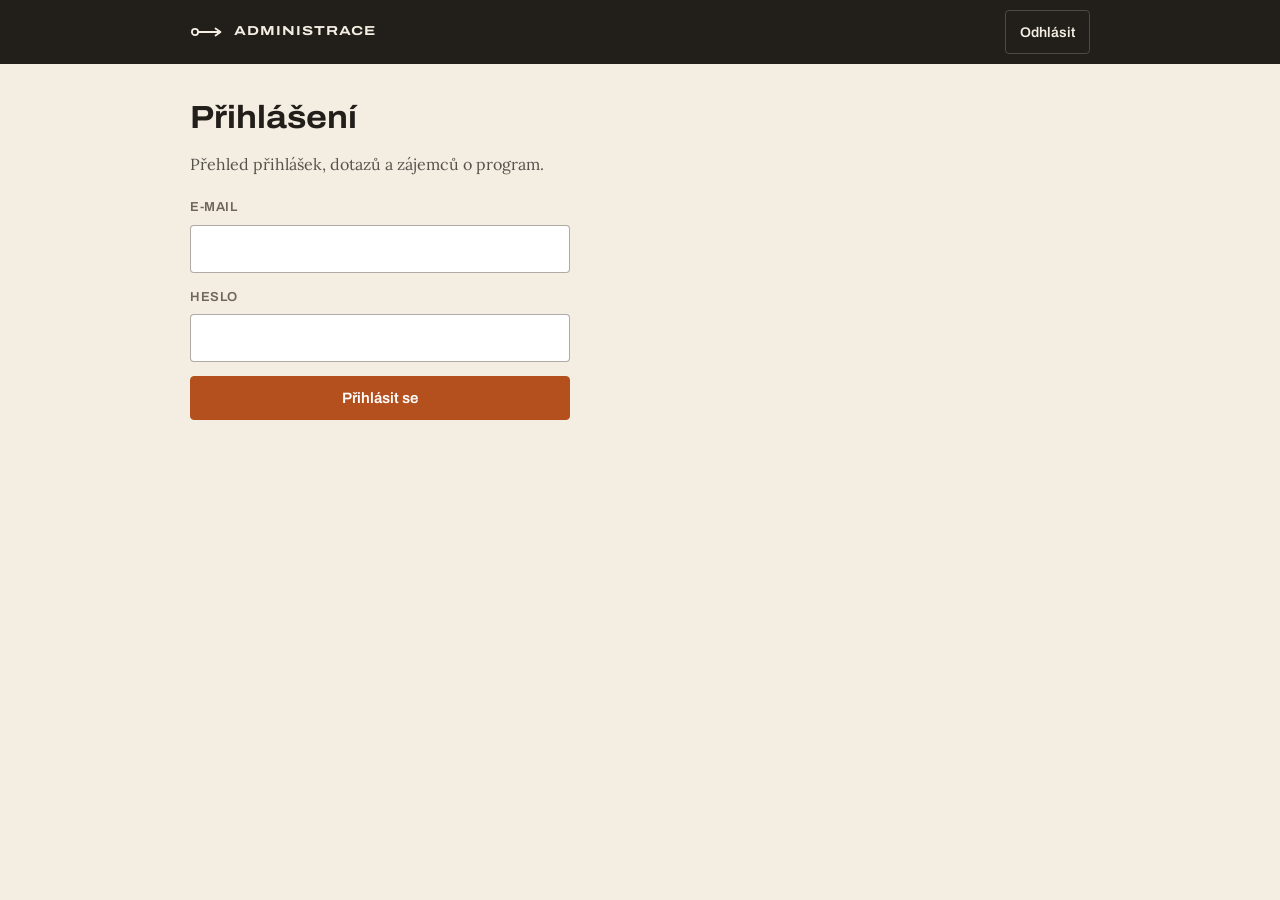
<file: admin.html>
<!DOCTYPE html>
<html lang="cs">
<head>
  <meta charset="utf-8">
  <meta name="viewport" content="width=device-width, initial-scale=1">
  <title>Administrace | Cesta dobrodruha</title>
  <meta name="robots" content="noindex, nofollow, noarchive">
  <link rel="icon" type="image/svg+xml" href="data:image/svg+xml,%3Csvg xmlns='http://www.w3.org/2000/svg' viewBox='0 0 34 12'%3E%3Cg fill='none' stroke='%23B4501E' stroke-width='2.4'%3E%3Ccircle cx='5' cy='6' r='3.1'/%3E%3Cpath d='M8.1 6 H29' stroke-linecap='round'/%3E%3Cpath d='M25.5 2.5 30.5 6 25.5 9.5' stroke-linecap='round' stroke-linejoin='round'/%3E%3C/g%3E%3C/svg%3E">
  <link rel="preconnect" href="https://fonts.googleapis.com">
  <link rel="preconnect" href="https://fonts.gstatic.com" crossorigin>
  <link href="https://fonts.googleapis.com/css2?family=Archivo:wdth,wght@62..125,400..800&family=Lora:ital,wght@0,400;0,700;1,400&display=swap" rel="stylesheet">
  <link rel="stylesheet" href="css/styles.css">
  <link rel="stylesheet" href="css/admin.css">
</head>
<body class="admin">

<header class="admin-hlava">
  <div class="admin-hlava__inner">
    <a href="index.html" class="admin-logo" aria-label="Cesta dobrodruha, zpět na web">
      <svg width="34" height="12" viewBox="0 0 34 12" fill="none" stroke="currentColor" stroke-width="1.8" aria-hidden="true"><circle cx="5" cy="6" r="3.1"></circle><path d="M8.1 6 H29" stroke-linecap="round"></path><path d="M25.5 2.5 30.5 6 25.5 9.5" fill="none" stroke-linecap="round" stroke-linejoin="round"></path></svg>
      <span>ADMINISTRACE</span>
    </a>
    <div class="admin-hlava__vpravo">
      <span id="admin-kdo" class="admin-kdo"></span>
      <button type="button" id="admin-odhlasit" class="admin-btn admin-btn--tise">Odhlásit</button>
    </div>
  </div>
</header>

<main id="obsah" class="admin-telo">

  <p id="admin-chyba" class="admin-hlaska admin-hlaska--chyba" role="alert" hidden></p>
  <p id="admin-stav" class="admin-hlaska" role="status" hidden></p>

  <!-- přihlášení -->
  <section id="admin-login" class="admin-login" hidden>
    <h1 class="admin-nadpis">Přihlášení</h1>
    <p class="admin-popis">Přehled přihlášek, dotazů a zájemců o program.</p>
    <form id="login-form" class="admin-form" autocomplete="on">
      <label class="admin-pole">
        <span class="admin-pole__popisek">E-mail</span>
        <input type="email" id="login-email" name="email" autocomplete="username" required>
      </label>
      <label class="admin-pole">
        <span class="admin-pole__popisek">Heslo</span>
        <input type="password" id="login-heslo" name="password" autocomplete="current-password" required>
      </label>
      <button type="submit" id="login-submit" class="admin-btn admin-btn--hlavni">Přihlásit se</button>
    </form>
  </section>

  <!-- data -->
  <section id="admin-obsah" hidden>
    <div class="admin-lista">
      <div class="admin-zalozky" role="tablist" aria-label="Typ záznamů">
        <button type="button" class="admin-zalozka is-active" data-zalozka="prihlasky" role="tab" aria-selected="true">
          Přihlášky <span id="pocet-prihlasky" class="admin-pocet">0</span>
        </button>
        <button type="button" class="admin-zalozka" data-zalozka="dotazy" role="tab" aria-selected="false">
          Dotazy <span id="pocet-dotazy" class="admin-pocet">0</span>
        </button>
        <button type="button" class="admin-zalozka" data-zalozka="zajemci_pdf" role="tab" aria-selected="false">
          Program <span id="pocet-pdf" class="admin-pocet">0</span>
        </button>
      </div>
      <div class="admin-nastroje">
        <label class="admin-hledani">
          <span class="sr-only">Hledat v záznamech</span>
          <input type="search" id="admin-hledani" placeholder="Hledat jméno, e-mail, VS…">
        </label>
        <button type="button" id="admin-obnovit" class="admin-btn admin-btn--tise">Obnovit</button>
      </div>
    </div>

    <div id="admin-seznam" class="admin-seznam"></div>
  </section>

</main>

<script src="js/admin.js"></script>
</body>
</html>
</file>
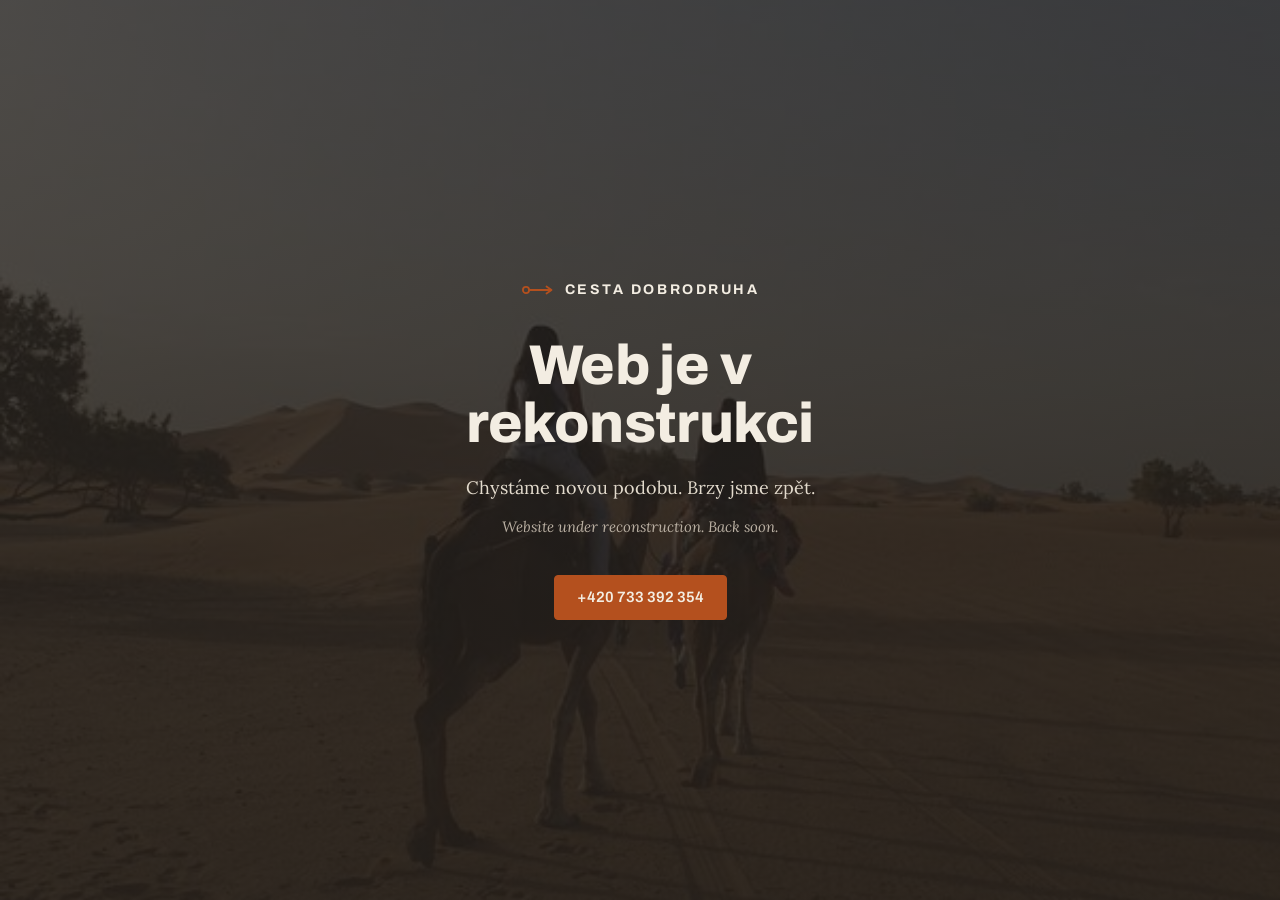
<file: rekonstrukce.html>
<!DOCTYPE html>
<html lang="cs">
<head>
  <meta charset="utf-8">
  <meta name="viewport" content="width=device-width, initial-scale=1">
  <meta name="robots" content="noindex">
  <title>Web v rekonstrukci | Cesta dobrodruha</title>
  <meta name="theme-color" content="#221E1A">
  <link rel="icon" type="image/svg+xml" href="data:image/svg+xml,%3Csvg xmlns='http://www.w3.org/2000/svg' viewBox='0 0 34 12'%3E%3Cg fill='none' stroke='%23B4501E' stroke-width='2.4'%3E%3Ccircle cx='5' cy='6' r='3.1'/%3E%3Cpath d='M8.1 6 H29' stroke-linecap='round'/%3E%3Cpath d='M25.5 2.5 30.5 6 25.5 9.5' stroke-linecap='round' stroke-linejoin='round'/%3E%3C/g%3E%3C/svg%3E">
  <link rel="preconnect" href="https://fonts.googleapis.com">
  <link rel="preconnect" href="https://fonts.gstatic.com" crossorigin>
  <link href="https://fonts.googleapis.com/css2?family=Archivo:wdth,wght@62..125,400..800&family=Lora:wght@400;700&display=swap" rel="stylesheet">
  <style>
    :root { --pisek:#F3EDE2; --uhel:#221E1A; --terakota:#B4501E; --kamen:#6E655C; }
    * { box-sizing:border-box; margin:0; }
    html, body { height:100%; }
    body {
      min-height:100vh; display:flex; align-items:center; justify-content:center;
      padding:32px 16px; background:var(--uhel); color:var(--pisek);
      background-image:linear-gradient(rgba(34,30,26,.78), rgba(34,30,26,.9)), url('/assets/hero-velbloudi-800.jpg');
      background-size:cover; background-position:center;
      font-family:'Lora', serif; text-align:center;
    }
    main { max-width:560px; }
    .logo { display:inline-flex; align-items:center; gap:10px; color:var(--terakota);
      font:700 14px/1 'Archivo', sans-serif; letter-spacing:.18em; margin-bottom:40px; }
    .logo span { color:var(--pisek); }
    h1 { font:800 clamp(32px, 7vw, 56px)/1.05 'Archivo', sans-serif; letter-spacing:-.01em; margin-bottom:20px; }
    p { font-size:18px; line-height:1.6; color:#E3DBCD; }
    .en { margin-top:12px; font-size:15px; color:#B9AFA2; font-style:italic; }
    .kontakt { margin-top:36px; display:flex; flex-wrap:wrap; gap:12px; justify-content:center; }
    .kontakt a { display:inline-block; min-height:44px; padding:12px 22px; border-radius:4px;
      font:600 15px/1.3 'Archivo', sans-serif; text-decoration:none; color:var(--pisek);
      border:1px solid rgba(243,237,226,.35); }
    .kontakt a.hlavni { background:var(--terakota); border-color:var(--terakota); }
    .kontakt a:hover { border-color:var(--pisek); }
  </style>
</head>
<body>
  <main>
    <div class="logo">
      <svg width="34" height="12" viewBox="0 0 34 12" fill="none" stroke="currentColor" stroke-width="1.8" aria-hidden="true"><circle cx="5" cy="6" r="3.1"></circle><path d="M8.1 6 H29" stroke-linecap="round"></path><path d="M25.5 2.5 30.5 6 25.5 9.5" stroke-linecap="round" stroke-linejoin="round"></path></svg>
      <span>CESTA DOBRODRUHA</span>
    </div>
    <h1>Web je v rekonstrukci</h1>
    <p>Chystáme novou podobu. Brzy jsme zpět.</p>
    <p class="en">Website under reconstruction. Back soon.</p>
    <div class="kontakt">
      <a class="hlavni" href="tel:+420733392354">+420 733 392 354</a>
    </div>
  </main>
</body>
</html>
</file>
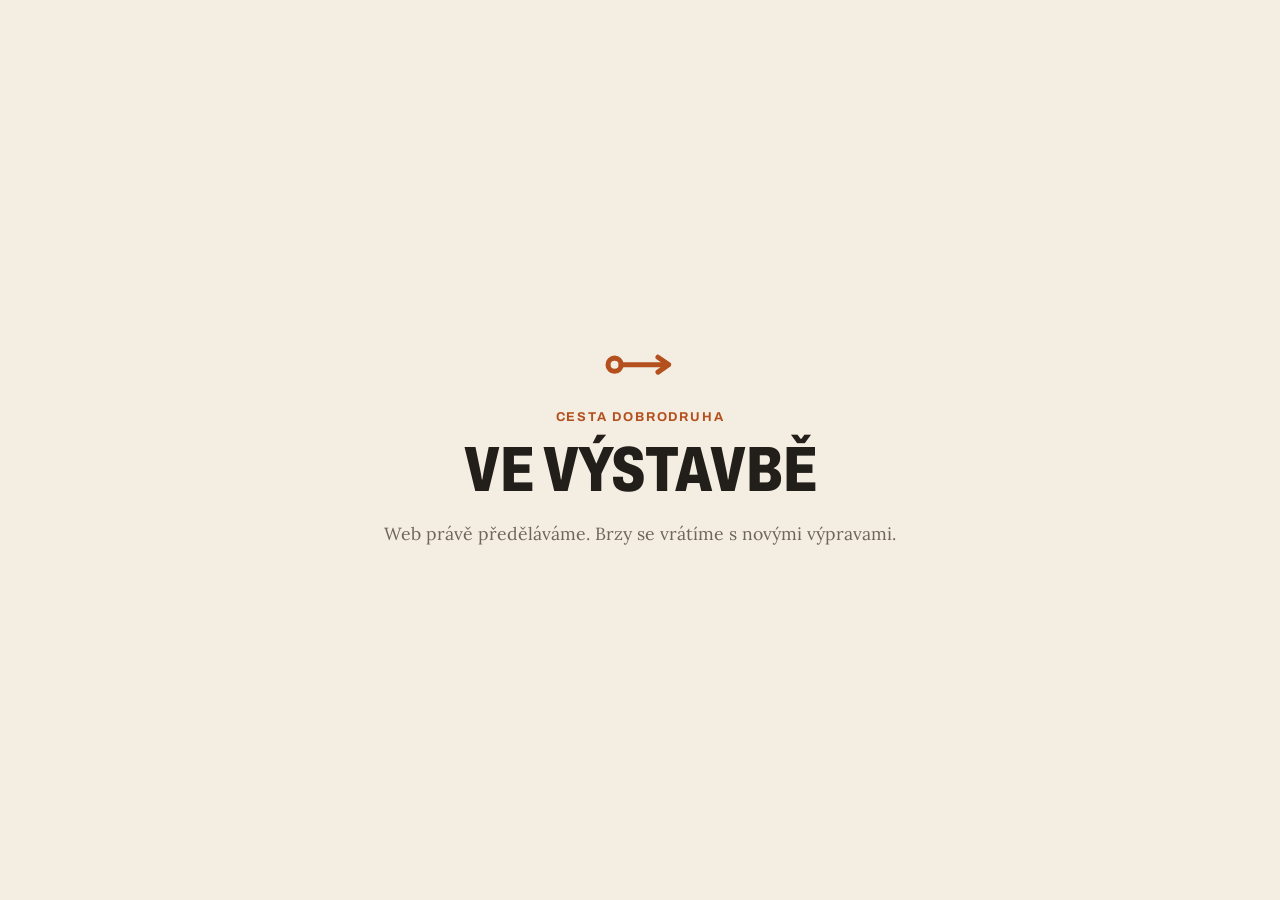
<file: vystavba.html>
<!doctype html>
<html lang="cs">
<head>
<meta charset="utf-8">
<meta name="viewport" content="width=device-width, initial-scale=1">
<meta name="robots" content="noindex">
<title>Ve výstavbě | Cesta dobrodruha</title>
<link rel="icon" type="image/svg+xml" href="data:image/svg+xml,%3Csvg xmlns='http://www.w3.org/2000/svg' viewBox='0 0 34 12'%3E%3Cg fill='none' stroke='%23B4501E' stroke-width='2.4'%3E%3Ccircle cx='5' cy='6' r='3.1'/%3E%3Cpath d='M8.1 6 H29' stroke-linecap='round'/%3E%3Cpath d='M25.5 2.5 30.5 6 25.5 9.5' stroke-linecap='round' stroke-linejoin='round'/%3E%3C/g%3E%3C/svg%3E">
<link href="https://fonts.googleapis.com/css2?family=Archivo:wdth,wght@62..125,400..800&family=Lora:ital,wght@0,400;1,400&display=swap" rel="stylesheet">
<style>
  :root { --pisek:#F3EDE2; --uhel:#221E1A; --terakota:#B4501E; --kamen:#6E655C; }
  * { box-sizing: border-box; margin: 0; }
  body { min-height: 100svh; display: grid; place-items: center; padding: 24px 16px;
    background: var(--pisek); color: var(--uhel); font-family: Lora, Georgia, serif; text-align: center; }
  main { max-width: 34rem; }
  svg { width: 72px; height: auto; margin-bottom: 28px; }
  .brand { font-family: Archivo, system-ui, sans-serif; font-weight: 700; letter-spacing: .14em;
    text-transform: uppercase; font-size: .8rem; color: var(--terakota); margin-bottom: 14px; }
  h1 { font-family: Archivo, system-ui, sans-serif; font-stretch: 75%; font-weight: 800;
    font-size: clamp(2.4rem, 9vw, 4rem); line-height: 1; text-transform: uppercase; margin-bottom: 18px; }
  p { font-size: 1.1rem; line-height: 1.6; color: var(--kamen); }
  a { color: var(--terakota); }
</style>
</head>
<body>
<main>
  <svg viewBox="0 0 34 12" aria-hidden="true"><g fill="none" stroke="#B4501E" stroke-width="2.4"><circle cx="5" cy="6" r="3.1"/><path d="M8.1 6 H29" stroke-linecap="round"/><path d="M25.5 2.5 30.5 6 25.5 9.5" stroke-linecap="round" stroke-linejoin="round"/></g></svg>
  <div class="brand">Cesta dobrodruha</div>
  <h1>Ve výstavbě</h1>
  <p>Web právě předěláváme. Brzy se vrátíme s novými výpravami.</p>
</main>
</body>
</html>
</file>
<file: css/styles.css>
/* CA Cesta dobrodruha, landing Maroko 2026
   Design tokeny podle brand manuálu v1.0 */

:root {
  --cd-pisek: #F3EDE2;
  --cd-uhel: #221E1A;
  --cd-terakota: #B4501E;
  --cd-terakota-tmava: #8C3A10;
  --cd-hlubina: #1E4E5F;
  --cd-kamen: #6E655C;
  --cd-bila: #FFFFFF;

  --cd-font-display: 'Archivo', sans-serif;
  --cd-font-text: 'Lora', serif;
  --cd-font-mono: 'Archivo', sans-serif;

  --cd-radius: 4px;
  --section-pad: clamp(64px, 9vw, 128px);
  --nav-h: 64px;
}

html {
  scroll-behavior: smooth;
  overflow-x: clip;
}

body {
  margin: 0;
  background: var(--cd-pisek);
  color: var(--cd-uhel);
  font-family: var(--cd-font-text);
  font-size: 18px;
  line-height: 1.65;
  text-wrap: pretty;
  overflow-x: clip;
}

/* height: auto je nutné, protože obrázky mají v HTML uvedené width a height
   kvůli rezervaci místa; bez něj by se při zmenšení deformovaly */
img { display: block; max-width: 100%; height: auto; }

/* Text jen pro odečítače obrazovky: vizuálně skrytý, ale čitelný pro
   asistivní technologie. Slouží k doplnění nadpisů, které návrh nezobrazuje. */
.sr-only {
  position: absolute;
  width: 1px;
  height: 1px;
  padding: 0;
  margin: -1px;
  overflow: hidden;
  clip: rect(0, 0, 0, 0);
  white-space: nowrap;
  border: 0;
}

/* Odkaz pro přeskočení navigace: schovaný, dokud na něj někdo nepřejde
   tabulátorem. Bez něj musí uživatel klávesnice na každé stránce
   proklikat celé menu, než se dostane k obsahu. */
.skip-link {
  position: absolute;
  left: 8px;
  top: -60px;
  z-index: 100;
  background: var(--cd-uhel);
  color: var(--cd-pisek);
  font-family: var(--cd-font-display);
  font-weight: 600;
  font-size: 14px;
  padding: 10px 16px;
  border-radius: var(--cd-radius);
  text-decoration: none;
  transition: top 0.15s ease;
}

.skip-link:focus {
  top: 8px;
  color: var(--cd-pisek);
  outline: 2px solid var(--cd-terakota);
  outline-offset: 2px;
}
[hidden] { display: none !important; }
a { color: var(--cd-hlubina); }
a:hover { color: var(--cd-terakota-tmava); }
::selection { background: var(--cd-terakota); color: var(--cd-bila); }

h1, h2, h3, p { margin: 0; }

/* ---------- sdílené prvky ---------- */

.h2 {
  font-family: var(--cd-font-display);
  font-stretch: 125%;
  font-weight: 800;
  text-transform: uppercase;
  font-size: clamp(30px, 3.4vw, 40px);
  line-height: 1.12;
  letter-spacing: 0.01em;
}

.h2--after-eyebrow { margin-top: 14px; }

.eyebrow {
  font-family: var(--cd-font-display);
  font-weight: 500;
  font-size: 13px;
  text-transform: uppercase;
  letter-spacing: 0.08em;
  color: var(--cd-kamen);
}

.btn {
  display: inline-flex;
  align-items: center;
  justify-content: center;
  /* 44 px je nejmenší plocha, kterou se dá spolehlivě trefit prstem
     (doporučení Apple i Google); drtivá většina návštěvníků chodí z telefonu */
  min-height: 44px;
  box-sizing: border-box;
  text-decoration: none;
  font-family: var(--cd-font-display);
  font-weight: 600;
  font-size: 15px;
  padding: 12px 24px;
  border-radius: var(--cd-radius);
  border: none;
  cursor: pointer;
  white-space: nowrap;
  /* ruší prodlevu 300 ms, kterou některé mobilní prohlížeče čekají na dvojklik */
  touch-action: manipulation;
  transition: background 0.18s ease, color 0.18s ease, transform 0.08s ease;
}

/* hmatová odezva na stisk, hlavně na dotykových zařízeních, kde hover není */
.btn:active { transform: translateY(1px); }

.btn--primary { background: var(--cd-terakota); color: var(--cd-bila); }
.btn--primary:hover { background: var(--cd-terakota-tmava); color: var(--cd-bila); }
.btn--primary:focus-visible { outline: 2px solid var(--cd-hlubina); outline-offset: 2px; }
.btn--on-dark:focus-visible { outline-color: var(--cd-pisek); }

.btn--secondary {
  background: none;
  border: 1.5px solid var(--cd-uhel);
  color: var(--cd-uhel);
  font-size: 16px;
  padding: 13px 28px;
}
.btn--secondary:hover { background: rgba(34, 30, 26, 0.06); }
.btn--secondary:focus-visible { outline: 2px solid var(--cd-hlubina); outline-offset: 2px; }

.btn--lg { font-size: 16px; padding: 16px 32px; }

/* Tlačítko přes celou šířku musí umět zalomit text. Bez toho si dlouhý
   popisek (hlavně v ukrajinštině) vynutí min-content šířku celého sloupce
   a odsune obsah mimo obrazovku — na úzkých telefonech se tak ořízly
   platební údaje na potvrzovací stránce. */
.btn--block { width: 100%; font-size: 16px; padding: 16px 32px; white-space: normal; }

.card {
  background: var(--cd-bila);
  border: 1px solid rgba(110, 101, 92, 0.45);
  border-radius: var(--cd-radius);
}

.tag {
  display: inline-block;
  border: 1px solid rgba(110, 101, 92, 0.55);
  border-radius: var(--cd-radius);
  padding: 5px 10px;
  font-family: var(--cd-font-mono);
  font-size: 12.5px;
  letter-spacing: 0.05em;
}

.input {
  width: 100%;
  box-sizing: border-box;
  background: var(--cd-bila);
  border: 1px solid rgba(110, 101, 92, 0.6);
  border-radius: var(--cd-radius);
  padding: 13px 14px;
  font-family: var(--cd-font-text);
  font-size: 16px;
  color: var(--cd-uhel);
}

.input:focus {
  border-color: var(--cd-hlubina);
  outline: 2px solid rgba(30, 78, 95, 0.3);
  outline-offset: 1px;
}

textarea.input { resize: vertical; }

.form-error {
  font-size: 14px;
  color: var(--cd-terakota-tmava);
}

.photo-slot {
  width: 100%;
  height: 100%;
  box-sizing: border-box;
  display: grid;
  place-content: center;
  text-align: center;
  padding: 16px;
  border: 1px dashed rgba(110, 101, 92, 0.6);
  border-radius: var(--cd-radius);
  background: rgba(110, 101, 92, 0.08);
  font-family: var(--cd-font-mono);
  font-size: 12px;
  letter-spacing: 0.05em;
  color: var(--cd-kamen);
}

.photo-slot--dark {
  border-color: rgba(168, 158, 147, 0.5);
  background: #2b2620;
  color: #a89e93;
}

/* ---------- navigace ---------- */

.nav {
  position: fixed;
  top: 0;
  left: 0;
  right: 0;
  z-index: 80;
  background: transparent;
  border-bottom: 1px solid transparent;
  transition: background 0.2s ease;
  color: var(--cd-pisek);
}

.nav.is-solid {
  background: rgba(243, 237, 226, 0.96);
  border-bottom-color: rgba(110, 101, 92, 0.4);
  color: var(--cd-uhel);
}

.nav__inner {
  max-width: 1200px;
  margin: 0 auto;
  padding: 0 24px;
  height: var(--nav-h);
  display: flex;
  align-items: center;
  gap: 24px;
}

.nav__logo {
  text-decoration: none;
  display: flex;
  align-items: center;
  gap: 10px;
  color: inherit;
}
.nav__logo:hover { color: inherit; }

.nav__logo span {
  font-family: var(--cd-font-display);
  font-stretch: 125%;
  font-weight: 700;
  font-size: 14px;
  letter-spacing: 0.04em;
  white-space: nowrap;
}

.nav__links {
  display: flex;
  gap: 26px;
  margin-left: auto;
  align-items: center;
  font-family: var(--cd-font-display);
  font-weight: 500;
  font-size: 14px;
}

.nav__links a:not(.btn) {
  text-decoration: none;
  color: inherit;
}
.nav__links a:not(.btn):hover { color: var(--cd-terakota); }
.nav__nowrap { white-space: nowrap; }

.nav__langs {
  display: flex;
  align-items: center;
  gap: 2px;
  font-family: var(--cd-font-mono);
  font-size: 11.5px;
  letter-spacing: 0.08em;
}

.nav__langs--solo { margin-left: auto; }

/* dotyková plocha alespoň 32 px, ačkoli text je malý (WCAG 2.5.8) */
.nav__langs a:not(.btn),
.nav__langs .is-active {
  display: inline-flex;
  align-items: center;
  justify-content: center;
  min-width: 32px;
  min-height: 32px;
}

.nav__langs a:not(.btn) { padding: 4px 4px; opacity: 0.7; }
.nav__langs a:not(.btn):hover { opacity: 1; }
.nav__langs .is-active { opacity: 1; text-decoration: underline; text-underline-offset: 4px; }

.nav__menu-langs {
  display: flex;
  gap: 4px;
  padding: 12px 0 2px;
  font-family: var(--cd-font-mono);
  font-size: 13px;
  letter-spacing: 0.08em;
}

.nav__menu-langs a {
  border-bottom: none;
  padding: 6px 8px;
  font-family: inherit;
  font-size: inherit;
}

.nav__menu-langs .is-active { text-decoration: underline; text-underline-offset: 4px; color: var(--cd-terakota-tmava); }

.nav__mobile {
  display: none;
  gap: 12px;
  margin-left: auto;
  align-items: center;
}

.btn--nav-mobile { font-size: 13.5px; padding: 10px 16px; }

.nav__burger {
  background: none;
  border: 1px solid rgba(110, 101, 92, 0.5);
  border-radius: var(--cd-radius);
  padding: 9px 10px;
  /* hlavní ovládací prvek navigace na telefonu, musí mít plných 44 px */
  min-width: 44px;
  min-height: 44px;
  cursor: pointer;
  color: inherit;
  display: grid;
  place-content: center;
}

.nav__menu {
  background: var(--cd-pisek);
  border-bottom: 1px solid rgba(110, 101, 92, 0.4);
  display: grid;
  padding: 8px 24px 16px;
  gap: 2px;
}

.nav__menu[hidden] { display: none; }

.nav__menu a {
  text-decoration: none;
  color: var(--cd-uhel);
  font-family: var(--cd-font-display);
  font-weight: 500;
  font-size: 16px;
  padding: 11px 0;
  border-bottom: 1px solid rgba(110, 101, 92, 0.2);
}

.nav__menu a.nav__menu-last { border-bottom: none; }

/* Plná lišta potřebuje 888 px v češtině a 981 px v ukrajinštině; pod 1024 px
   se nevejde a ořezávala by tlačítko, proto se do té šířky používá burger. */
@media (max-width: 1023px) {
  .nav__links { display: none; }
  .nav__mobile { display: flex; gap: 10px; }
}

@media (max-width: 767px) {
  .nav__inner { gap: 10px; padding: 0 14px; }
  .nav__logo { gap: 7px; }
  .nav__logo svg { width: 28px; }
  .nav__logo span { font-size: 11.5px; }
  .btn--nav-mobile { font-size: 12.5px; padding: 9px 11px; }
  .nav__burger { padding: 8px 9px; }
}

@media (max-width: 339px) {
  .nav__logo span { display: none; }
}

/* ---------- hero ---------- */

.hero {
  position: relative;
  min-height: max(100svh, 640px);
  display: flex;
  align-items: flex-end;
  isolation: isolate;
}

.hero__img {
  position: absolute;
  inset: 0;
  width: 100%;
  height: 100%;
  object-fit: cover;
  z-index: -2;
}

.hero__shade {
  position: absolute;
  inset: 0;
  z-index: -1;
  background: linear-gradient(to top, rgba(34,30,26,0.78) 0%, rgba(34,30,26,0.4) 38%, rgba(34,30,26,0.12) 65%, rgba(34,30,26,0.3) 100%);
}

.hero__content {
  width: 100%;
  max-width: 1200px;
  margin: 0 auto;
  padding: 110px 24px 56px;
}

.hero__brand { color: var(--cd-pisek); }

.hero__wordmark {
  display: block;
  font-family: var(--cd-font-display);
  font-stretch: 125%;
  font-weight: 700;
  font-size: clamp(17px, 1.8vw, 21px);
  letter-spacing: 0.04em;
  line-height: 1.25;
}

.hero__route { margin-top: 6px; }

.hero__claim {
  margin: 10px 0 0;
  font-style: italic;
  font-size: 17px;
  color: rgba(243, 237, 226, 0.9);
}

.hero__badge {
  display: inline-block;
  margin-top: 26px;
  border: 1px solid rgba(243, 237, 226, 0.55);
  border-radius: var(--cd-radius);
  padding: 9px 14px;
  font-family: var(--cd-font-mono);
  font-size: 13.5px;
  letter-spacing: 0.05em;
  color: var(--cd-pisek);
  background: rgba(34, 30, 26, 0.35);
}

.hero__title {
  font-family: var(--cd-font-display);
  font-stretch: 125%;
  font-weight: 800;
  text-transform: uppercase;
  font-size: clamp(40px, 6.2vw, 72px);
  line-height: 1.04;
  letter-spacing: 0.01em;
  color: var(--cd-pisek);
  margin: 18px 0 0;
  max-width: 16ch;
}

.hero__sub {
  font-size: 20px;
  color: var(--cd-pisek);
  max-width: 56ch;
  margin: 20px 0 0;
}

.hero__cta { margin-top: 28px; }

.hero__micro {
  margin: 16px 0 0;
  font-family: var(--cd-font-mono);
  font-size: 13px;
  letter-spacing: 0.04em;
  color: rgba(243, 237, 226, 0.85);
}

.hero__start { margin-top: 18px; }

/* ---------- pás důvěry ---------- */

.trust {
  background: var(--cd-hlubina);
  color: var(--cd-bila);
}

.trust__inner {
  max-width: 1200px;
  margin: 0 auto;
  padding: clamp(40px, 5vw, 56px) 24px;
  display: grid;
  grid-template-columns: repeat(auto-fit, minmax(min(100%, 230px), 1fr));
  gap: clamp(24px, 3vw, 40px);
}

.trust__item {
  display: grid;
  gap: 8px;
  align-content: start;
}

.trust__item h3 {
  font-family: var(--cd-font-display);
  font-weight: 600;
  font-size: 17px;
  margin: 6px 0 0;
  line-height: 1.35;
}

.trust__mono {
  font-family: var(--cd-font-mono);
  font-size: 13px;
  letter-spacing: 0.04em;
  color: rgba(255, 255, 255, 0.72);
}

/* ---------- dobrodruzi, ne turisté ---------- */

.contrast {
  background: var(--cd-uhel);
  color: var(--cd-pisek);
}

.contrast__inner {
  max-width: 1200px;
  margin: 0 auto;
  padding: var(--section-pad) 24px;
}

.contrast__intro {
  max-width: 720px;
  margin: 20px 0 0;
  color: rgba(243, 237, 226, 0.85);
}

.contrast__table {
  margin-top: clamp(32px, 4vw, 48px);
  border-top: 1px solid rgba(168, 158, 147, 0.25);
}

.contrast__row {
  display: grid;
  grid-template-columns: 1fr 96px 1fr;
  align-items: center;
  gap: 8px;
  padding: clamp(20px, 3vw, 28px) 0;
  border-bottom: 1px solid rgba(168, 158, 147, 0.25);
}

.contrast__arrow {
  display: grid;
  place-content: center;
  color: var(--cd-terakota);
}

.contrast__cell p {
  margin: 10px 0 0;
  font-size: 17px;
}

.contrast__cell--tourist p { color: rgba(243, 237, 226, 0.6); }
.contrast__cell--us p { color: var(--cd-pisek); }

@media (max-width: 767px) {
  .contrast__row {
    grid-template-columns: 1fr;
    gap: 14px;
    justify-items: start;
  }

  .contrast__arrow { justify-self: center; }
  .contrast__arrow svg { transform: rotate(90deg); }
}

.tag--tourist {
  border-color: rgba(168, 158, 147, 0.7);
  color: #a89e93;
  font-size: 12.5px;
  letter-spacing: 0.06em;
}

.tag--us {
  border-color: var(--cd-terakota);
  color: var(--cd-pisek);
  background: rgba(180, 80, 30, 0.18);
  font-size: 12.5px;
  letter-spacing: 0.06em;
}

/* ---------- program ---------- */

.program {
  background: var(--cd-pisek);
  scroll-margin-top: var(--nav-h);
}

.program__inner {
  max-width: 1200px;
  margin: 0 auto;
  padding: var(--section-pad) 24px;
}

.program__intro { max-width: 720px; margin: 20px 0 0; }

.program__map {
  max-width: 760px;
  margin: clamp(28px, 4vw, 48px) auto 0;
}

.program__map svg { width: 100%; height: auto; display: block; }

.program__outro {
  text-align: center;
  max-width: 640px;
  margin: clamp(28px, 4vw, 44px) auto 0;
}

.program__cta {
  text-align: center;
  margin-top: clamp(20px, 3vw, 32px);
}

/* časová osa */

.timeline {
  position: relative;
  margin-top: clamp(32px, 4vw, 56px);
}

.timeline__track,
.timeline__progress {
  position: absolute;
  top: 0;
  left: calc(50% - 1px);
  width: 2px;
}

.timeline__track { bottom: 0; background: rgba(110, 101, 92, 0.28); }
.timeline__progress { height: 0%; background: var(--cd-terakota); }

.stop {
  display: grid;
  grid-template-columns: 1fr 72px 1fr;
  align-items: center;
  padding: clamp(18px, 2.5vw, 30px) 0;
}

.stop__body { grid-row: 1; }
.stop__dot { grid-column: 2; grid-row: 1; display: grid; place-content: center; }

.stop__dot span {
  width: 12px;
  height: 12px;
  border: 2px solid var(--cd-terakota);
  border-radius: 50%;
  background: var(--cd-pisek);
  display: block;
}

.stop__img {
  grid-row: 1;
  width: 100%;
  aspect-ratio: 4/3;
  object-fit: cover;
  border-radius: var(--cd-radius);
}

.stop__img--portrait {
  aspect-ratio: 3/4;
  max-width: 420px;
  justify-self: center;
}

.stop--left .stop__img--portrait { justify-self: start; }
.stop--right .stop__img--portrait { justify-self: end; }

.stop--left .stop__body { grid-column: 1; text-align: right; }
.stop--left .stop__img { grid-column: 3; }
.stop--right .stop__body { grid-column: 3; }
.stop--right .stop__img { grid-column: 1; }

.tag--stop {
  color: var(--cd-uhel);
  background: var(--cd-bila);
}

.stop__body h3 {
  font-family: var(--cd-font-display);
  font-weight: 600;
  font-size: 24px;
  margin: 12px 0 0;
}

.stop__body p {
  font-size: 17px;
  margin: 8px 0 0;
  color: rgba(34, 30, 26, 0.85);
}

@media (max-width: 767px) {
  .timeline__track,
  .timeline__progress { left: 7px; }

  .stop {
    display: block;
    position: relative;
    padding: 16px 0 20px 32px;
  }

  .stop--left .stop__body,
  .stop--right .stop__body { text-align: left; }

  .stop__dot {
    position: absolute;
    left: 2px;
    top: 22px;
  }

  .stop__body h3 { font-size: 22px; }
  .stop__body p { font-size: 16.5px; }

  .stop__img { margin-top: 14px; }
}

/* ---------- program v PDF ---------- */

.pdf { background: var(--cd-pisek); }

.pdf__inner {
  max-width: 720px;
  margin: 0 auto;
  padding: clamp(48px, 7vw, 96px) 24px clamp(64px, 9vw, 112px);
}

.pdf__card { padding: clamp(24px, 3.5vw, 36px); }

.pdf__title {
  font-family: var(--cd-font-display);
  font-weight: 600;
  font-size: 24px;
}

.pdf__text { font-size: 17px; margin: 10px 0 0; }

.pdf__form {
  display: flex;
  gap: 12px;
  flex-wrap: wrap;
  margin-top: 18px;
}

.pdf__input { flex: 1; min-width: 220px; width: auto; }

.pdf__err {
  display: block;
  font-size: 14.5px;
  margin-top: 8px;
  min-height: 1em;
}

.pdf__micro {
  margin: 10px 0 0;
  font-family: var(--cd-font-mono);
  font-size: 12px;
  letter-spacing: 0.04em;
  color: var(--cd-kamen);
}

.pdf__sent {
  display: flex;
  gap: 14px;
  align-items: flex-start;
}

.pdf__sent svg { flex: none; margin-top: 3px; }
.pdf__sent p { font-size: 17px; }

/* ---------- kde spíme a co jíme ---------- */

.stay {
  background: var(--cd-uhel);
  color: var(--cd-pisek);
}

.stay__inner {
  max-width: 1200px;
  margin: 0 auto;
  padding: var(--section-pad) 24px;
}

.stay__grid {
  display: grid;
  grid-template-columns: repeat(auto-fit, minmax(min(100%, 380px), 1fr));
  gap: clamp(28px, 4vw, 56px);
}

.stay__text {
  display: grid;
  gap: 16px;
  align-content: start;
}

.stay__text p { color: rgba(243, 237, 226, 0.88); }

.stay__photos {
  display: grid;
  grid-template-columns: repeat(auto-fit, minmax(min(100%, 280px), 1fr));
  gap: 16px;
  margin-top: clamp(28px, 4vw, 44px);
}

.stay__photos figure {
  margin: 0;
  position: relative;
  border-radius: var(--cd-radius);
  overflow: hidden;
}

.stay__photos img {
  width: 100%;
  aspect-ratio: 3/2;
  object-fit: cover;
}

.stay__photos figcaption {
  position: absolute;
  left: 0;
  right: 0;
  bottom: 0;
  padding: 36px 14px 12px;
  background: linear-gradient(to top, rgba(34,30,26,0.85), rgba(34,30,26,0));
  font-family: var(--cd-font-mono);
  font-size: 12.5px;
  letter-spacing: 0.05em;
  color: var(--cd-pisek);
}

/* ---------- kdo vás vede ---------- */

.guides { background: var(--cd-pisek); }

.guides__inner {
  max-width: 1200px;
  margin: 0 auto;
  padding: var(--section-pad) 24px;
  display: grid;
  grid-template-columns: repeat(auto-fit, minmax(min(100%, 400px), 1fr));
  gap: clamp(32px, 5vw, 64px);
}

.guides__story { margin: 20px 0 0; }
.guides__story + .guides__story { margin-top: 16px; }

.guides__cards {
  display: grid;
  gap: 24px;
  align-content: start;
}

.guide {
  padding: 20px;
  display: grid;
  grid-template-columns: minmax(120px, 160px) 1fr;
  gap: 20px;
  align-items: start;
}

.guide__photo { aspect-ratio: 4/5; }

.guide h3 {
  font-family: var(--cd-font-display);
  font-weight: 600;
  font-size: 20px;
}

.guide__role {
  display: block;
  font-family: var(--cd-font-mono);
  font-size: 12.5px;
  letter-spacing: 0.05em;
  color: var(--cd-kamen);
  margin-top: 4px;
}

.guide p {
  font-size: 16px;
  margin: 10px 0 0;
  color: rgba(34, 30, 26, 0.85);
}

.guides__phone {
  font-family: var(--cd-font-mono);
  font-size: 13px;
  letter-spacing: 0.04em;
  color: var(--cd-kamen);
}

/* ---------- cena ---------- */

.price {
  background: var(--cd-bila);
  scroll-margin-top: var(--nav-h);
}

.price__inner {
  max-width: 1200px;
  margin: 0 auto;
  padding: var(--section-pad) 24px;
}

.price__head { text-align: center; }

.price__new {
  display: block;
  font-family: var(--cd-font-mono);
  font-weight: 500;
  font-size: clamp(34px, 5vw, 54px);
  letter-spacing: 0.01em;
  color: #256D2A;
  margin-top: 6px;
}

.price__terms { margin: 14px 0 0; font-size: 18px; }

/* dva termíny, stejný program: karty vedle sebe, na mobilu pod sebou */

.terms {
  display: grid;
  grid-template-columns: repeat(auto-fit, minmax(min(100%, 290px), 1fr));
  gap: clamp(16px, 2.4vw, 26px);
  max-width: 860px;
  margin: clamp(32px, 4.5vw, 52px) auto 0;
  text-align: left;
}

.term {
  display: flex;
  flex-direction: column;
  gap: 12px;
  box-sizing: border-box;
  border: 1px solid rgba(34, 30, 26, 0.16);
  border-radius: var(--cd-radius);
  background: var(--cd-pisek);
  padding: clamp(20px, 2.6vw, 28px);
}

.term__tag {
  align-self: flex-start;
  border-radius: var(--cd-radius);
  background: var(--cd-terakota);
  padding: 5px 10px;
  font-family: var(--cd-font-mono);
  font-weight: 700;
  font-stretch: 125%;
  font-size: 12px;
  letter-spacing: 0.1em;
  color: var(--cd-pisek);
  text-transform: uppercase;
}

.term__tag--pozdejsi { background: var(--cd-hlubina); }

.term__date {
  font-family: var(--cd-font-mono);
  font-weight: 600;
  font-stretch: 110%;
  font-size: clamp(20px, 2.5vw, 26px);
  line-height: 1.2;
  letter-spacing: 0.01em;
  margin: 0;
}

.term__meta {
  margin: 0;
  font-family: var(--cd-font-mono);
  font-size: 12.5px;
  letter-spacing: 0.05em;
  color: var(--cd-kamen);
  text-transform: uppercase;
}

.term__note { margin: 0; font-size: 16.5px; }

/* tlačítko drží u spodní hrany, aby obě karty končily zarovnaně */
.term__cta { margin-top: auto; }

/* vyprodaný termín: přerušovaný rámeček místo plné karty, štítek v kameni */
.term--full {
  border-style: dashed;
  background: transparent;
}

.term__tag--full { background: var(--cd-kamen); }

.term__full {
  margin: auto 0 0;
  font-family: var(--cd-font-mono);
  font-weight: 600;
  font-size: 13px;
  letter-spacing: 0.08em;
  color: var(--cd-kamen);
  text-transform: uppercase;
}

.terms__note {
  max-width: 720px;
  margin: clamp(26px, 3.6vw, 38px) auto 0;
  text-align: center;
  font-size: 18px;
}

/* vyprodaný termín ve výběru v přihlášce: nejde vybrat a je utlumený */
.choices label:has(input:disabled) {
  color: var(--cd-kamen);
  cursor: not-allowed;
}

/* přihláška, když se nedá podat */
.apply__full { text-align: center; }

.apply__full h2 {
  margin: 0 0 14px;
  font-family: var(--cd-font-display);
  font-weight: 600;
  font-size: clamp(21px, 3vw, 27px);
  line-height: 1.25;
}

.apply__full p { margin: 0 0 14px; }
.apply__full .btn { margin-top: 8px; }

.price__cols {
  display: grid;
  grid-template-columns: repeat(auto-fit, minmax(min(100%, 340px), 1fr));
  gap: clamp(28px, 4vw, 56px);
  margin: clamp(36px, 5vw, 56px) auto 0;
  max-width: 980px;
}

.price__col-title {
  font-family: var(--cd-font-display);
  font-weight: 500;
  font-size: 13px;
  text-transform: uppercase;
  letter-spacing: 0.08em;
  color: var(--cd-kamen);
  margin: 0 0 16px;
}

.checklist {
  list-style: none;
  margin: 0;
  padding: 0;
  display: grid;
  gap: 10px;
}

.checklist li {
  position: relative;
  padding-left: 30px;
  font-size: 17px;
}

.checklist--sm li { font-size: 16.5px; }

.checklist li::before {
  content: '';
  position: absolute;
  left: 0;
  top: 5px;
  width: 18px;
  height: 18px;
  background-repeat: no-repeat;
  background-size: 18px 18px;
}

.checklist--in li::before {
  background-image: url("data:image/svg+xml,%3Csvg xmlns='http://www.w3.org/2000/svg' viewBox='0 0 24 24' fill='none' stroke='%231E4E5F' stroke-width='2' stroke-linecap='round' stroke-linejoin='round'%3E%3Cpath d='M20 6 9 17l-5-5'/%3E%3C/svg%3E");
}

.checklist--out li { color: var(--cd-kamen); }

.checklist--out li::before {
  background-image: url("data:image/svg+xml,%3Csvg xmlns='http://www.w3.org/2000/svg' viewBox='0 0 24 24' fill='none' stroke='%236E655C' stroke-width='2' stroke-linecap='round'%3E%3Cpath d='M5 12h14'/%3E%3C/svg%3E");
}

.price__principle {
  max-width: 820px;
  margin: clamp(28px, 4vw, 44px) auto 0;
  text-align: center;
}

.price__cta { text-align: center; margin-top: 28px; }

.price__micro {
  margin: 12px 0 0;
  font-family: var(--cd-font-mono);
  font-size: 12.5px;
  letter-spacing: 0.05em;
  color: var(--cd-kamen);
}

/* ---------- vratná záloha ---------- */

.deposit {
  background: var(--cd-hlubina);
  color: var(--cd-bila);
  scroll-margin-top: var(--nav-h);
}

.deposit__inner {
  max-width: 1200px;
  margin: 0 auto;
  padding: var(--section-pad) 24px;
}

.deposit__title { max-width: 24ch; }

.deposit__intro {
  max-width: 780px;
  margin: 20px 0 0;
  color: rgba(255, 255, 255, 0.88);
}

.deposit__steps {
  display: grid;
  grid-template-columns: repeat(auto-fit, minmax(min(100%, 200px), 1fr));
  gap: clamp(24px, 3vw, 32px);
  margin-top: clamp(32px, 4vw, 52px);
}

.deposit__num {
  font-family: var(--cd-font-mono);
  font-size: 15px;
  color: rgba(255, 255, 255, 0.65);
}

.deposit__step h3 {
  font-family: var(--cd-font-display);
  font-weight: 600;
  font-size: 19px;
  margin: 10px 0 0;
}

.deposit__step p {
  font-size: 16px;
  margin: 8px 0 0;
  color: rgba(255, 255, 255, 0.82);
}

.deposit__note {
  margin: clamp(28px, 4vw, 44px) 0 0;
  font-size: 15.5px;
  color: rgba(255, 255, 255, 0.75);
  max-width: 720px;
}

/* ---------- je to pro vás ---------- */

.fit { background: var(--cd-pisek); }

.fit__inner {
  max-width: 1200px;
  margin: 0 auto;
  padding: var(--section-pad) 24px;
}

.fit__title { text-align: center; }

.fit__cards {
  display: grid;
  grid-template-columns: repeat(auto-fit, minmax(min(100%, 340px), 1fr));
  gap: 24px;
  margin: clamp(32px, 4vw, 48px) auto 0;
  max-width: 980px;
}

.fit__card { padding: 28px; }

.fit__card h3 {
  font-family: var(--cd-font-display);
  font-weight: 600;
  font-size: 20px;
  margin: 0 0 16px;
}

.fit__card--no {
  border: 1px solid rgba(110, 101, 92, 0.45);
  border-radius: var(--cd-radius);
}

.fit__card--no h3 { color: var(--cd-kamen); }

.fit__outro {
  max-width: 760px;
  margin: clamp(28px, 4vw, 40px) auto 0;
  text-align: center;
}

/* ---------- otázky a odpovědi ---------- */

.faq {
  background: var(--cd-pisek);
  scroll-margin-top: var(--nav-h);
}

.faq__inner {
  max-width: 720px;
  margin: 0 auto;
  padding: 0 24px var(--section-pad);
}

.faq__title { margin-bottom: clamp(24px, 3vw, 36px); }

.faq__list {
  display: grid;
  gap: 10px;
}

.faq__item {
  background: var(--cd-bila);
  border: 1px solid rgba(110, 101, 92, 0.45);
  border-radius: var(--cd-radius);
}

.faq__q {
  width: 100%;
  box-sizing: border-box;
  background: none;
  border: none;
  cursor: pointer;
  display: flex;
  justify-content: space-between;
  gap: 16px;
  align-items: baseline;
  text-align: left;
  padding: 16px 18px;
  font-family: var(--cd-font-display);
  font-weight: 600;
  font-size: 17px;
  color: var(--cd-uhel);
}

.faq__q:focus-visible { outline: 2px solid var(--cd-hlubina); outline-offset: -2px; }

.faq__ind {
  font-family: var(--cd-font-mono);
  font-size: 18px;
  color: var(--cd-terakota-tmava);
  flex: none;
}

.faq__a {
  margin: 0;
  padding: 0 18px 18px;
  font-size: 16.5px;
  color: rgba(34, 30, 26, 0.88);
}

/* ---------- finální výzva + formulář ---------- */

.final {
  background: var(--cd-uhel);
  color: var(--cd-pisek);
  scroll-margin-top: var(--nav-h);
}

.final__inner {
  max-width: 1200px;
  margin: 0 auto;
  padding: var(--section-pad) 24px;
  display: grid;
  grid-template-columns: repeat(auto-fit, minmax(min(100%, 380px), 1fr));
  gap: clamp(32px, 5vw, 64px);
  align-items: start;
}

.final__title { font-size: clamp(30px, 3.6vw, 44px); }

.final__text {
  margin: 20px 0 0;
  color: rgba(243, 237, 226, 0.88);
}

.final__text a { color: var(--cd-pisek); }
.final__text a:hover { color: var(--cd-terakota); }

/* samostatná stránka přihlášky: jen formulář uprostřed */
.apply {
  background: var(--cd-uhel);
  padding: calc(var(--nav-h) + clamp(28px, 5vw, 56px)) 24px clamp(64px, 9vw, 112px);
  /* dvh místo vh: na iOS Safari se stránka nepřepočítává při skrytí adresního řádku */
  min-height: 100vh;
  min-height: 100dvh;
  box-sizing: border-box;
}

.apply__inner {
  max-width: 560px;
  margin: 0 auto;
}

.apply__back {
  display: inline-flex;
  align-items: center;
  gap: 8px;
  color: var(--cd-pisek);
  text-decoration: none;
  font-family: var(--cd-font-display);
  font-weight: 500;
  font-size: 14px;
  margin-bottom: 18px;
}

.apply__back:hover { color: var(--cd-terakota); }

.apply__card { width: 100%; }

.apply__note {
  margin: 0;
  font-size: 15.5px;
  font-style: italic;
  color: rgba(34, 30, 26, 0.75);
}

.form-heading {
  font-family: var(--cd-font-display);
  font-weight: 600;
  font-size: 13px;
  text-transform: uppercase;
  letter-spacing: 0.08em;
  color: var(--cd-kamen);
  margin-top: 10px;
  padding-bottom: 4px;
  border-bottom: 1px solid rgba(110, 101, 92, 0.25);
}

.choices {
  display: flex;
  flex-wrap: wrap;
  gap: 8px 18px;
}

.choices label {
  display: flex;
  gap: 8px;
  align-items: center;
  /* alespoň 24 px na výšku, aby se dalo pohodlně trefit prstem (WCAG 2.5.8) */
  min-height: 24px;
  font-family: var(--cd-font-text);
  font-weight: 400;
  font-size: 15.5px;
  letter-spacing: 0;
  cursor: pointer;
}

.choices input {
  width: 17px;
  height: 17px;
  accent-color: var(--cd-terakota);
  margin: 0;
  flex: none;
}

.field-row {
  display: grid;
  grid-template-columns: 1fr 1fr;
  gap: 16px;
}

.field-inline {
  display: flex;
  align-items: center;
  gap: 10px;
}

.input--num { width: 100px; }

.field-inline__suffix {
  font-family: var(--cd-font-text);
  font-size: 16px;
  color: var(--cd-kamen);
}

.input--sub { margin-top: 10px; }

.pay-qr {
  justify-self: center;
  background: var(--cd-bila);
  border: 1px solid rgba(110, 101, 92, 0.4);
  border-radius: var(--cd-radius);
  padding: 10px;
  margin-top: 4px;
}

.pay-qr img {
  display: block;
  width: 176px;
  height: 176px;
  image-rendering: pixelated;
}

.final__badge {
  display: inline-block;
  margin-top: 24px;
  border: 1px solid rgba(243, 237, 226, 0.5);
  border-radius: var(--cd-radius);
  padding: 9px 14px;
  font-family: var(--cd-font-mono);
  font-size: 13px;
  letter-spacing: 0.05em;
  color: var(--cd-pisek);
}

.final__route { margin-top: 36px; }

.final__card {
  box-sizing: border-box;
  background: var(--cd-bila);
  color: var(--cd-uhel);
  border-radius: var(--cd-radius);
  padding: clamp(24px, 3vw, 36px);
}

#lead-form { display: grid; gap: 16px; }

.field { display: grid; gap: 6px; }

.field label,
.field .field__label {
  font-family: var(--cd-font-display);
  font-weight: 600;
  font-size: 13.5px;
  letter-spacing: 0.02em;
}

.field__optional { font-weight: 400; color: var(--cd-kamen); }

.field__consent {
  display: flex;
  gap: 10px;
  align-items: flex-start;
  font-family: var(--cd-font-text) !important;
  font-weight: 400 !important;
  font-size: 15px !important;
  cursor: pointer;
}

.field__consent input {
  width: 18px;
  height: 18px;
  margin: 3px 0 0;
  accent-color: var(--cd-terakota);
  flex: none;
}

.final__micro {
  margin: 0;
  font-family: var(--cd-font-mono);
  font-size: 12px;
  letter-spacing: 0.04em;
  color: var(--cd-kamen);
  text-align: center;
}

.final__sent {
  display: grid;
  /* minmax(0, 1fr) drží sloupec v šířce rodiče, i kdyby se do něj dostal
     prvek, který se neumí zmenšit; jinak potvrzení uteče mimo obrazovku */
  grid-template-columns: minmax(0, 1fr);
  gap: 12px;
  justify-items: start;
}

.pay-box {
  justify-self: stretch;
  border: 1px solid rgba(110, 101, 92, 0.55);
  border-radius: var(--cd-radius);
  padding: 14px 16px;
  display: grid;
  gap: 6px;
  font-family: var(--cd-font-mono);
  font-size: 13.5px;
  letter-spacing: 0.05em;
  color: var(--cd-uhel);
  background: var(--cd-pisek);
}

.pay-box strong { font-weight: 500; color: var(--cd-terakota-tmava); }

/* h2 na stránce přihlášky, h3 v sekci s dotazem na hlavní stránce:
   na obou místech jde o stejný nadpis potvrzení */
.final__sent h2,
.final__sent h3 {
  font-family: var(--cd-font-display);
  font-weight: 600;
  font-size: 22px;
}

.final__sent p { font-size: 16.5px; }

/* ---------- patička ---------- */

.footer {
  background: var(--cd-uhel);
  color: var(--cd-pisek);
  border-top: 1px solid var(--cd-kamen);
}

.footer__inner {
  max-width: 1200px;
  margin: 0 auto;
  padding: clamp(40px, 6vw, 64px) 24px;
}

.footer__grid {
  display: grid;
  grid-template-columns: repeat(auto-fit, minmax(min(100%, 260px), 1fr));
  gap: 32px;
}

.footer__name {
  margin: 12px 0 0;
  font-family: var(--cd-font-display);
  font-stretch: 125%;
  font-weight: 700;
  font-size: 15px;
  letter-spacing: 0.04em;
}

.footer__claim {
  margin: 8px 0 0;
  font-style: italic;
  font-size: 16px;
  color: rgba(243, 237, 226, 0.75);
}

.footer__legal {
  font-family: var(--cd-font-mono);
  font-size: 13px;
  letter-spacing: 0.03em;
  color: rgba(243, 237, 226, 0.75);
  display: grid;
  gap: 8px;
  align-content: start;
}

.footer__docs {
  display: flex;
  gap: 14px;
  flex-wrap: wrap;
  margin-top: 8px;
  font-family: var(--cd-font-text);
  font-size: 15px;
}

.footer__docs a { color: var(--cd-pisek); }

.footer__contact {
  display: grid;
  gap: 8px;
  align-content: start;
  font-size: 16px;
  justify-items: start;
}

.footer__contact > a { color: var(--cd-pisek); }

.footer__social { display: flex; gap: 14px; }
.footer__social a { color: rgba(243, 237, 226, 0.75); }

.footer__copy {
  margin: 36px 0 0;
  padding-top: 18px;
  border-top: 1px solid rgba(110, 101, 92, 0.4);
  font-size: 14px;
  color: rgba(243, 237, 226, 0.6);
}

/* ---------- sticky lišta (mobil) ---------- */

.sticky-bar {
  position: fixed;
  left: 0;
  right: 0;
  bottom: 0;
  z-index: 75;
  background: var(--cd-uhel);
  border-top: 1px solid rgba(110, 101, 92, 0.5);
  padding: 10px 16px;
  display: flex;
  align-items: center;
  justify-content: space-between;
  gap: 12px;
}

.sticky-bar[hidden] { display: none; }

.sticky-bar__info {
  font-family: var(--cd-font-mono);
  font-size: 13px;
  letter-spacing: 0.04em;
  color: var(--cd-pisek);
}

.btn--bar { font-size: 14px; padding: 11px 18px; }

/* ---------- dokumentové stránky (VOP, osobní údaje) ---------- */

.nav--page {
  background: rgba(243, 237, 226, 0.96);
  border-bottom-color: rgba(110, 101, 92, 0.4);
  color: var(--cd-uhel);
}

.doc { background: var(--cd-pisek); }

.doc__inner {
  max-width: 760px;
  margin: 0 auto;
  padding: calc(var(--nav-h) + clamp(40px, 6vw, 72px)) 24px clamp(64px, 9vw, 112px);
}

.doc h1 {
  font-family: var(--cd-font-display);
  font-stretch: 125%;
  font-weight: 800;
  text-transform: uppercase;
  font-size: clamp(28px, 3.6vw, 40px);
  line-height: 1.12;
  letter-spacing: 0.01em;
}

.doc__meta {
  display: inline-block;
  margin-top: 16px;
  border: 1px solid rgba(110, 101, 92, 0.55);
  border-radius: var(--cd-radius);
  padding: 7px 12px;
  font-family: var(--cd-font-mono);
  font-size: 12.5px;
  letter-spacing: 0.05em;
  color: var(--cd-uhel);
  background: var(--cd-bila);
}

.doc__lead {
  margin-top: 20px;
  color: rgba(34, 30, 26, 0.85);
}

.doc h2 {
  font-family: var(--cd-font-display);
  font-weight: 600;
  font-size: 21px;
  margin: clamp(32px, 4vw, 44px) 0 0;
}

.doc h2 + p, .doc h2 + ul { margin-top: 12px; }

.doc p { font-size: 17px; margin-top: 12px; }

.doc ul {
  margin: 12px 0 0;
  padding-left: 22px;
  display: grid;
  gap: 8px;
}

.doc li { font-size: 17px; }

.doc .doc__placeholder {
  font-family: var(--cd-font-mono);
  font-size: 0.92em;
  color: var(--cd-terakota-tmava);
}

/* ---------- desktop: klidnější měřítko ---------- */

@media (min-width: 1200px) {
  body { font-size: 17px; }
  .h2 { font-size: 34px; }
  .hero__title { font-size: 58px; }
  .hero__sub { font-size: 19px; max-width: 54ch; }
  .hero__badge { font-size: 13px; }
  .final__title { font-size: 38px; }
  .price__new { font-size: 46px; }
  .stop__body h3 { font-size: 22px; }
  .stop__body p { font-size: 16.5px; }
  .contrast__cell p { font-size: 16.5px; }
  .program__map { max-width: 680px; }
  .deposit__step p, .checklist li { font-size: 16.5px; }
  :root { --section-pad: clamp(64px, 8vw, 108px); }
}

/* ---------- zpět nahoru ---------- */

.to-top {
  position: fixed;
  right: 18px;
  bottom: 18px;
  z-index: 70;
  width: 44px;
  height: 44px;
  display: grid;
  place-content: center;
  background: var(--cd-uhel);
  color: var(--cd-pisek);
  border: 1px solid rgba(110, 101, 92, 0.5);
  border-radius: var(--cd-radius);
  cursor: pointer;
}

.to-top:hover { background: var(--cd-terakota); color: var(--cd-bila); }
.to-top[hidden] { display: none; }

@media (max-width: 767px) {
  .to-top { bottom: 78px; }
}

/* ---------- dotykové ovládání ---------- */

/* Na dotykovém displeji zvětšujeme plochu odkazů a přepínačů na 44 px.
   Pravidla schválně visí na (pointer: coarse), ne na šířce okna: myš
   trefí i malý cíl, takže na počítači zůstává rozvržení beze změny. */
@media (pointer: coarse) {

  /* volby ve formuláři — na přihlášce jich je přes dvacet a proklikává
     se přes ně každý zájemce */
  .choices label { min-height: 44px; }

  /* souhlasy: na úzkém displeji se text zalomí na několik řádků sám,
     na širším by jinak zůstal proužek vysoký 23 px */
  .field__consent { min-height: 44px; }

  /* jazyky v hlavičce i v rozbaleném menu */
  .nav__langs a:not(.btn),
  .nav__langs .is-active,
  .nav__menu-langs a,
  .nav__menu-langs .is-active {
    display: inline-flex;
    align-items: center;
    justify-content: center;
    min-width: 44px;
    min-height: 44px;
  }

  /* logo slouží i jako návrat na začátek stránky */
  .nav__logo { min-height: 44px; }

  .apply__back { min-height: 44px; }

  /* odkazy v patičce: kontakt, sítě a povinné dokumenty */
  .footer__docs a,
  .footer__contact > a,
  .footer__social a {
    display: inline-flex;
    align-items: center;
    min-height: 44px;
  }

  /* patička by jinak kvůli vyšším odkazům zbytečně narostla */
  .footer__contact { gap: 0; }
  .footer__docs { gap: 0 14px; }
  .footer__social { gap: 0 14px; }
}

/* ---------- pohyb ---------- */

.reveal {
  opacity: 0;
  transform: translateY(22px);
  transition: opacity 0.7s ease, transform 0.7s ease;
  transition-delay: 0ms;
}

.reveal--hero { transform: translateY(32px); }
.reveal--left { transform: translateX(-32px); }
.reveal--right { transform: translateX(32px); }
.reveal--zoom { transform: scale(0.94); }
.reveal--pop { transform: scale(0.82); }

.reveal.is-visible {
  opacity: 1;
  transform: none;
  transition-delay: var(--reveal-delay, 0ms);
}

/* pomalé dozoomování hero fotky po načtení */
.hero { overflow: hidden; }

.hero__img {
  animation: hero-zoom 9s ease-out forwards;
}

@keyframes hero-zoom {
  from { transform: scale(1.12); }
  to { transform: scale(1); }
}

@media (prefers-reduced-motion: reduce) {
  html { scroll-behavior: auto; }
  .nav { transition: none; }
  /* při omezení animací jen jemné prolnutí bez posunu */
  .reveal, .reveal--hero, .reveal--left, .reveal--right, .reveal--zoom, .reveal--pop {
    transform: none;
    transition: opacity 0.45s ease;
  }
  .hero__img { animation: none; }
  /* barva se stále mění, jen bez posunu tlačítka */
  .btn { transition: background 0.18s ease, color 0.18s ease; }
  .btn:active { transform: none; }
}

.guide__img {
  width: 100%;
  aspect-ratio: 4/5;
  object-fit: cover;
  border-radius: var(--cd-radius);
}
</file>
<file: css/admin.css>
/* Administrace. Staví na proměnných z styles.css, ale je to pracovní
   nástroj, ne výkladní skříň: hustší sazba, žádné animace, na telefonu
   karty pod sebou. Skoro všechno se otevírá na mobilu, tak je to řešené
   mobilem napřed. */

.admin {
  background: var(--cd-pisek);
  color: var(--cd-uhel);
  font-family: var(--cd-font-display);
}

/* ---------- hlavička ---------- */

.admin-hlava {
  position: sticky;
  top: 0;
  z-index: 20;
  background: var(--cd-uhel);
  color: var(--cd-pisek);
}

.admin-hlava__inner {
  max-width: 900px;
  margin: 0 auto;
  padding: 10px 16px;
  display: flex;
  align-items: center;
  gap: 12px;
  flex-wrap: wrap;
}

.admin-logo {
  display: inline-flex;
  align-items: center;
  gap: 10px;
  min-height: 44px;
  color: inherit;
  text-decoration: none;
  font-weight: 700;
  font-stretch: 125%;
  font-size: 13px;
  letter-spacing: 0.08em;
}

.admin-hlava__vpravo {
  margin-left: auto;
  display: flex;
  align-items: center;
  gap: 10px;
}

.admin-kdo {
  font-family: var(--cd-font-mono);
  font-size: 12.5px;
  color: rgba(243, 237, 226, 0.7);
  /* na úzkém displeji se dlouhý e-mail nesmí roztáhnout přes celou lištu */
  max-width: 42vw;
  overflow: hidden;
  text-overflow: ellipsis;
  white-space: nowrap;
}

/* ---------- tělo ---------- */

.admin-telo {
  max-width: 900px;
  margin: 0 auto;
  padding: 20px 16px 64px;
}

.admin-nadpis {
  font-family: var(--cd-font-display);
  font-weight: 700;
  font-stretch: 110%;
  font-size: clamp(24px, 5vw, 32px);
  margin: 8px 0 6px;
}

.admin-popis {
  margin: 0 0 20px;
  font-family: var(--cd-font-text);
  font-size: 16px;
  color: rgba(34, 30, 26, 0.75);
}

.admin-hlaska {
  margin: 0 0 14px;
  padding: 11px 14px;
  border-radius: var(--cd-radius);
  border: 1px solid rgba(110, 101, 92, 0.45);
  background: var(--cd-bila);
  font-size: 15px;
}

.admin-hlaska--chyba {
  border-color: var(--cd-terakota);
  color: var(--cd-terakota-tmava);
}

/* ---------- přihlášení ---------- */

.admin-login { max-width: 380px; }

.admin-form {
  display: grid;
  gap: 14px;
}

.admin-pole {
  display: grid;
  gap: 6px;
}

.admin-pole__popisek {
  font-size: 13px;
  font-weight: 600;
  letter-spacing: 0.04em;
  text-transform: uppercase;
  color: var(--cd-kamen);
}

.admin-pole input {
  box-sizing: border-box;
  width: 100%;
  min-height: 48px;
  padding: 12px 14px;
  border: 1px solid rgba(110, 101, 92, 0.55);
  border-radius: var(--cd-radius);
  background: var(--cd-bila);
  /* 16 px je minimum, pod kterým iOS při klepnutí do pole zoomuje */
  font-size: 16px;
  font-family: var(--cd-font-display);
  color: var(--cd-uhel);
}

.admin-pole input:focus-visible {
  outline: 2px solid var(--cd-hlubina);
  outline-offset: 1px;
}

/* ---------- tlačítka ---------- */

.admin-btn {
  display: inline-flex;
  align-items: center;
  justify-content: center;
  min-height: 44px;
  box-sizing: border-box;
  padding: 10px 18px;
  border: 1px solid transparent;
  border-radius: var(--cd-radius);
  font-family: var(--cd-font-display);
  font-weight: 600;
  font-size: 15px;
  cursor: pointer;
  background: var(--cd-bila);
  color: var(--cd-uhel);
  border-color: rgba(110, 101, 92, 0.55);
  touch-action: manipulation;
}

.admin-btn:disabled { opacity: 0.55; cursor: default; }

.admin-btn--hlavni {
  background: var(--cd-terakota);
  color: var(--cd-bila);
  border-color: var(--cd-terakota);
}

.admin-btn--hlavni:hover { background: var(--cd-terakota-tmava); }

.admin-btn--tise {
  background: none;
  color: inherit;
  border-color: rgba(110, 101, 92, 0.6);
  font-size: 14px;
  padding: 8px 14px;
}

.admin-btn--male {
  margin-top: 12px;
  font-size: 14px;
  padding: 9px 14px;
}

/* ---------- lišta se záložkami ---------- */

.admin-lista {
  display: grid;
  gap: 12px;
  margin-bottom: 18px;
}

.admin-zalozky {
  display: flex;
  gap: 6px;
  flex-wrap: wrap;
}

.admin-zalozka {
  display: inline-flex;
  align-items: center;
  gap: 7px;
  min-height: 44px;
  padding: 9px 14px;
  border: 1px solid rgba(110, 101, 92, 0.5);
  border-radius: var(--cd-radius);
  background: none;
  color: var(--cd-kamen);
  font-family: var(--cd-font-display);
  font-weight: 600;
  font-size: 14.5px;
  cursor: pointer;
  touch-action: manipulation;
}

.admin-zalozka.is-active {
  background: var(--cd-uhel);
  border-color: var(--cd-uhel);
  color: var(--cd-pisek);
}

.admin-pocet {
  font-family: var(--cd-font-mono);
  font-size: 12px;
  padding: 2px 7px;
  border-radius: 999px;
  background: rgba(110, 101, 92, 0.22);
}

.admin-zalozka.is-active .admin-pocet { background: rgba(243, 237, 226, 0.25); }

.admin-nastroje {
  display: flex;
  gap: 8px;
  align-items: center;
}

.admin-hledani { flex: 1 1 auto; min-width: 0; }

.admin-hledani input {
  box-sizing: border-box;
  width: 100%;
  min-height: 44px;
  padding: 10px 14px;
  border: 1px solid rgba(110, 101, 92, 0.55);
  border-radius: var(--cd-radius);
  background: var(--cd-bila);
  font-size: 16px;
  font-family: var(--cd-font-display);
  color: var(--cd-uhel);
}

/* ---------- karty záznamů ---------- */

.admin-seznam {
  display: grid;
  gap: 14px;
}

.admin-prazdno {
  margin: 28px 0;
  text-align: center;
  color: var(--cd-kamen);
  font-family: var(--cd-font-text);
  font-size: 16.5px;
}

.zaznam {
  background: var(--cd-bila);
  border: 1px solid rgba(110, 101, 92, 0.42);
  border-radius: var(--cd-radius);
  padding: 15px 16px;
}

.zaznam--hotovo { background: rgba(255, 255, 255, 0.55); }

.zaznam__hlava {
  display: flex;
  align-items: baseline;
  gap: 10px;
  flex-wrap: wrap;
}

.zaznam__nazev {
  margin: 0;
  font-size: 18px;
  font-weight: 700;
  /* dlouhé jméno nebo e-mail nesmí roztáhnout kartu do strany */
  overflow-wrap: anywhere;
}

.zaznam__znacky {
  display: flex;
  gap: 6px;
  flex-wrap: wrap;
}

.znacka {
  font-family: var(--cd-font-mono);
  font-size: 11.5px;
  font-weight: 600;
  letter-spacing: 0.06em;
  text-transform: uppercase;
  padding: 3px 8px;
  border-radius: var(--cd-radius);
  background: rgba(110, 101, 92, 0.16);
  color: var(--cd-kamen);
}

.znacka--vs { background: var(--cd-hlubina); color: var(--cd-pisek); }
.znacka--ceka { background: var(--cd-terakota); color: var(--cd-bila); }

.zaznam__cas {
  margin: 6px 0 0;
  font-family: var(--cd-font-mono);
  font-size: 12.5px;
  color: var(--cd-kamen);
}

.zaznam__telo {
  margin-top: 12px;
  display: grid;
  gap: 7px;
}

.zaznam__radek {
  display: grid;
  /* na telefonu popisek nad hodnotou, na širším vedle sebe */
  grid-template-columns: 1fr;
  gap: 1px;
  padding-top: 7px;
  border-top: 1px solid rgba(110, 101, 92, 0.2);
}

.zaznam__radek:first-child { border-top: none; padding-top: 0; }

.zaznam__popisek {
  font-size: 12px;
  font-weight: 600;
  letter-spacing: 0.04em;
  text-transform: uppercase;
  color: var(--cd-kamen);
}

.zaznam__hodnota {
  font-family: var(--cd-font-text);
  font-size: 16px;
  overflow-wrap: anywhere;
  /* víceřádkové odpovědi z formuláře si nesou vlastní zalomení */
  white-space: pre-wrap;
}

.zaznam__odkaz {
  color: var(--cd-hlubina);
  /* kontakt se na telefonu vytáčí i píše přímo z karty */
  display: inline-flex;
  align-items: center;
  min-height: 44px;
}

.zaznam__radek--citlivy .zaznam__popisek { color: var(--cd-terakota-tmava); }

@media (min-width: 620px) {
  .admin-lista {
    grid-template-columns: auto 1fr;
    align-items: center;
  }

  .zaznam__radek {
    grid-template-columns: 180px 1fr;
    gap: 12px;
    align-items: baseline;
  }

  .zaznam__odkaz { min-height: 0; }
}
</file>
